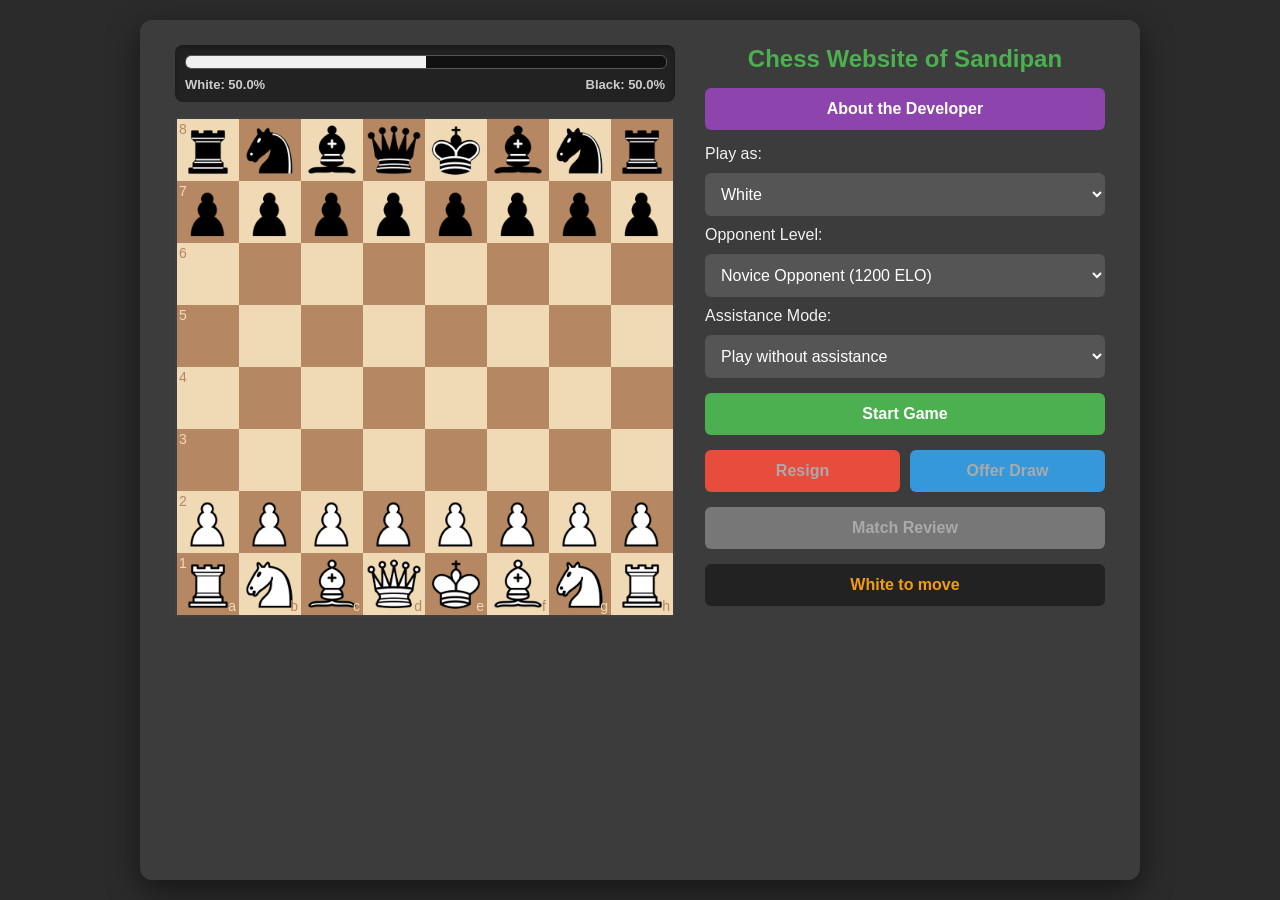
<file: index.html>
<!DOCTYPE html>
<html lang="en">
<head>
    <meta charset="UTF-8">
    <meta name="viewport" content="width=device-width, initial-scale=1.0, maximum-scale=1.0, user-scalable=no">
    <title>Chess Website of Sandipan</title>
    <!-- Local CSS files -->
    <link rel="stylesheet" href="chessboard-1.0.0.min.css">
    <link rel="stylesheet" href="index.css">
</head>
<body>
    <div class="container">
        <!-- Left Panel: Chessboard & Probabilities -->
        <div class="board-container">
            <div id="eval-container">
                <div id="eval-bar">
                    <div id="eval-fill" style="width: 50.0%;"></div>
                </div>
                <div class="eval-labels">
                    <span id="win-prob-white">White: 50.0%</span>
                    <span id="win-prob-black">Black: 50.0%</span>
                </div>
            </div>

            <div class="board-panel">
                <div id="board"></div>
                <svg id="arrow-svg" viewBox="0 0 500 500" preserveAspectRatio="xMidYMid meet"></svg>
            </div>
        </div>

        <!-- Right Panel: Controls -->
        <div class="control-panel">
            <div id="game-setup-page">
                <h1>Chess Website of Sandipan</h1>
                
                <a href="about.html" class="dev-link-btn" target="_blank">About the Developer</a>
                
                <div class="settings" style="margin-top: 15px;">
                    <label>Play as:</label>
                    <select id="player-color">
                        <option value="w" selected>White</option>
                        <option value="b">Black</option>
                    </select>

                    <label>Opponent Level:</label>
                    <select id="elo">
                        <option value="400">Noob Opponent (400 ELO)</option>
                        <option value="800">Rookie Opponent (800 ELO)</option>
                        <option value="1200" selected>Novice Opponent (1200 ELO)</option>
                        <option value="1600">Average Opponent (1600 ELO)</option>
                        <option value="2000">Skilled Opponent (2000 ELO)</option>
                        <option value="2400">Talented Opponent (2400 ELO)</option>
                        <option value="2800">Grandmaster Opponent (2800 ELO)</option>
                    </select>
                    
                    <label>Assistance Mode:</label>
                    <select id="assistance">
                        <option value="on">Play with assistance</option>
                        <option value="off" selected>Play without assistance</option>
                    </select>

                    <button id="start-btn">Start Game</button>
                    
                    <div class="action-buttons">
                        <button id="resign-btn" class="btn-resign" disabled>Resign</button>
                        <button id="draw-btn" class="btn-draw" disabled>Offer Draw</button>
                    </div>

                    <button id="review-btn" disabled>Match Review</button>
                </div>

                <div id="status" style="margin-top: 15px;">Status: Waiting to start...</div>
            </div>
        </div>
    </div>

    <!-- Local JS files matching your zip directory -->
    <script src="jquery.min.js"></script>
    <script src="chessboard-1.0.0.min.js"></script>
    <script src="chess.min.js"></script>
    <script src="index.js"></script>
</body>
</html>
</file>
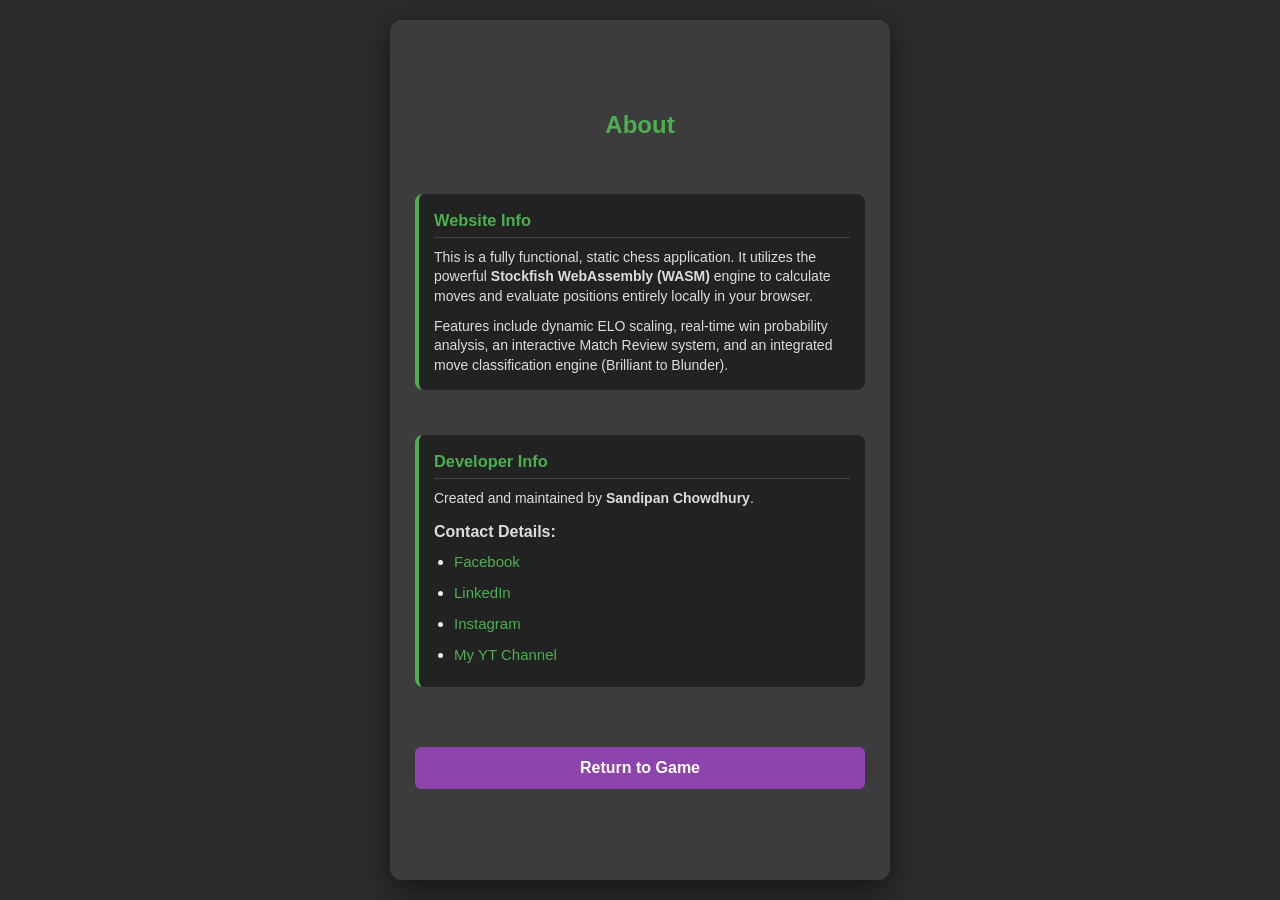
<file: about.html>
<!DOCTYPE html>
<html lang="en">
<head>
    <meta charset="UTF-8">
    <meta name="viewport" content="width=device-width, initial-scale=1.0, maximum-scale=1.0, user-scalable=no">
    <title>About - Chess Website of Sandipan</title>
    <!-- Local CSS files -->
    <link rel="stylesheet" href="about.css">
</head>
<body>
    <div class="container" style="flex-direction: column; align-items: center; max-width: 500px; margin: 0 auto; width: 100%; box-sizing: border-box;">
        <h1>About</h1>
        
        <div class="creator-info" style="width: 100%; margin-top: 25px;">
            <h3 style="margin: 0 0 10px 0; color: #4CAF50; border-bottom: 1px solid #444; padding-bottom: 5px;">Website Info</h3>
            <div class="creator-text">
                <p>This is a fully functional, static chess application. It utilizes the powerful <strong>Stockfish WebAssembly (WASM)</strong> engine to calculate moves and evaluate positions entirely locally in your browser.</p>
                <p style="margin-top: 10px;">Features include dynamic ELO scaling, real-time win probability analysis, an interactive Match Review system, and an integrated move classification engine (Brilliant to Blunder).</p>
            </div>
        </div>

        <div class="creator-info" style="width: 100%; margin-top: 15px;">
            <h3 style="margin: 0 0 10px 0; color: #4CAF50; border-bottom: 1px solid #444; padding-bottom: 5px;">Developer Info</h3>
            <div class="creator-profile">
                <div class="creator-text">
                    <p>Created and maintained by <strong>Sandipan Chowdhury</strong>.</p>
                    <p style="margin-top: 12px; font-weight: bold; font-size: 16px;">Contact Details:</p>
                    <ul style="line-height: 1.8; font-size: 15px;">
                        <li><a href="https://facebook.com/profile.php?id=61572271322559" target="_blank">Facebook</a></li>
                        <li><a href="https://linkedin.com/in/sandipan-chowdhury-463636403" target="_blank">LinkedIn</a></li>
                        <li><a href="https://instagram.com/stylish.sandy.888" target="_blank">Instagram</a></li>
                        <li><a href="https://youtube.com/@lgnd-sndy-plays-games" target="_blank">My YT Channel</a></li>
                    </ul>
                </div>
            </div>
        </div>
        
        <a href="index.html" class="dev-link-btn" style="width: 100%; margin-top: 30px;">Return to Game</a>
    </div>
</body>
</html>
</file>
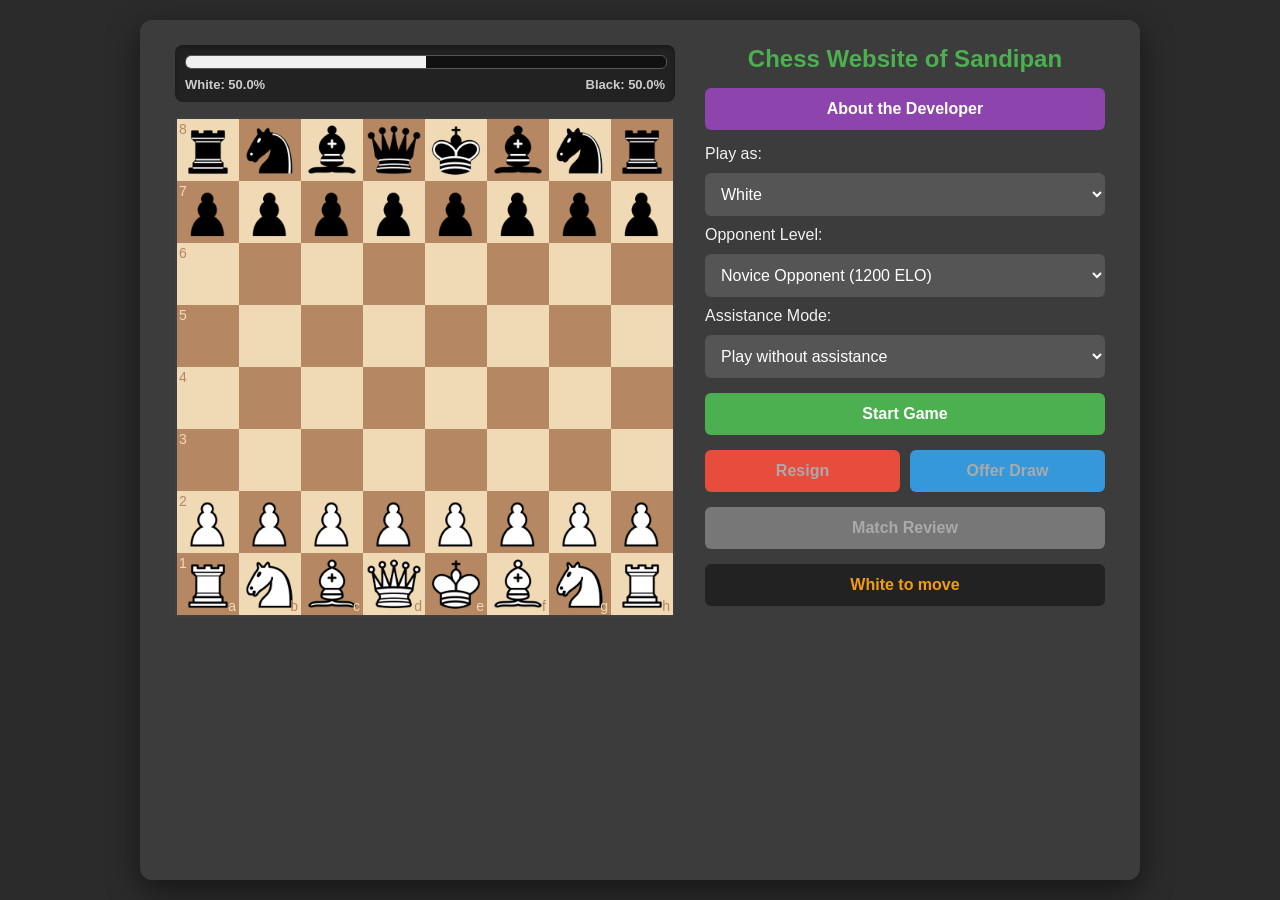
<file: review.html>
<!DOCTYPE html>
<html lang="en">
<head>
    <meta charset="UTF-8">
    <meta name="viewport" content="width=device-width, initial-scale=1.0, maximum-scale=1.0, user-scalable=no">
    <title>Match Review - Chess Website of Sandipan</title>
    <!-- Local CSS files -->
    <link rel="stylesheet" href="chessboard-1.0.0.min.css">
    <link rel="stylesheet" href="review.css">
</head>
<body>
    <div class="container">
        <!-- Left Panel: Chessboard & Probabilities -->
        <div class="board-container">
            <!-- Added Evaluation Bar -->
            <div id="eval-container">
                <div id="eval-bar">
                    <div id="eval-fill" style="width: 50.0%;"></div>
                </div>
                <div class="eval-labels">
                    <span id="win-prob-white">White: 50.0%</span>
                    <span id="win-prob-black">Black: 50.0%</span>
                </div>
            </div>

            <div class="board-panel">
                <div id="board"></div>
                <svg id="arrow-svg" viewBox="0 0 500 500" preserveAspectRatio="xMidYMid meet"></svg>
            </div>
        </div>

        <!-- Right Panel: Review Details -->
        <div class="control-panel">
            <div id="review-play-page">
                <h1>Match Review</h1>
                
                <div id="review-loading">
                    <p style="text-align:center; margin-top: 40px; font-size: 18px;">
                        Analyzing match...<br>0%
                    </p>
                </div>

                <div id="review-play-content" class="hidden">
                    <div class="review-stats stats">
                        <!-- Stat block injected here -->
                    </div>

                    <div class="review-move-card">
                        <span id="review-move-badge" class="badge"></span>
                        <h2 id="review-move-title">Move Name</h2>
                        <p id="review-move-desc">Explanation goes here.</p>
                    </div>

                    <div class="review-nav-buttons">
                        <button id="btn-prev-move">Previous Move</button>
                        <button id="btn-next-move">Next Move</button>
                    </div>
                    
                    <button id="btn-exit-review" class="btn-resign" style="width: 100%; margin-top: 20px;">Exit Review</button>
                </div>
            </div>
        </div>
    </div>

    <!-- Local JS files matching your zip directory -->
    <script src="jquery.min.js"></script>
    <script src="chessboard-1.0.0.min.js"></script>
    <script src="chess.min.js"></script>
    <script src="review.js"></script>
</body>
</html>
</file>
<file: index.css>
/* Base Reset & Typography */
body {
    font-family: 'Segoe UI', Tahoma, Geneva, Verdana, sans-serif;
    background-color: #2b2b2b;
    color: #f1f1f1;
    display: flex;
    justify-content: center;
    padding: 20px;
    margin: 0;
    min-height: 100vh;
    box-sizing: border-box;
}

/* Fluid Adaptive Container */
.container {
    display: flex;
    flex-wrap: wrap;
    gap: 30px;
    background: #3c3c3c;
    padding: 25px;
    border-radius: 12px;
    box-shadow: 0 10px 30px rgba(0,0,0,0.5);
    width: 100%;
    max-width: 1000px;
    justify-content: center;
    box-sizing: border-box;
}

/* Left Panel - Chessboard */
.board-container {
    display: flex;
    flex-direction: column;
    gap: 15px;
    width: 100%;
    max-width: 500px;
    flex: 1 1 300px;
}

/* Evaluation Bar */
#eval-container {
    width: 100%;
    background: #222;
    padding: 10px;
    border-radius: 8px;
    box-shadow: inset 0 2px 4px rgba(0,0,0,0.3);
    box-sizing: border-box;
}

#eval-bar {
    width: 100%;
    height: 12px;
    background: #111; 
    border-radius: 6px;
    overflow: hidden;
    position: relative;
    border: 1px solid #555;
}

#eval-fill {
    height: 100%;
    width: 50%; 
    background: #f1f1f1; 
    transition: width 0.5s ease-in-out;
}

.eval-labels {
    display: flex;
    justify-content: space-between;
    margin-top: 8px;
    font-size: 13px;
    font-weight: bold;
    color: #ccc;
}

/* Board SVG Overlay */
.board-panel {
    position: relative;
    width: 100%;
}

#board {
    width: 100%; 
}

#arrow-svg {
    position: absolute;
    top: 0;
    left: 0;
    width: 100%;
    height: 100%;
    pointer-events: none;
    z-index: 10;
}

/* Right Panel - Controls */
.control-panel {
    width: 100%;
    max-width: 400px;
    display: flex;
    flex-direction: column;
    flex: 1 1 300px;
}

h1 {
    margin-top: 0;
    margin-bottom: 0;
    font-size: 24px;
    text-align: center;
    color: #4CAF50;
}

/* Developer & Creator Profiles */
.creator-info {
    background: #222;
    padding: 15px;
    border-radius: 8px;
    font-size: 14px;
    line-height: 1.4;
    border-left: 4px solid #4CAF50;
    box-sizing: border-box;
}

.creator-profile {
    display: flex;
    align-items: center;
    gap: 15px;
}

.creator-text p { margin: 0; color: #ddd; }
.creator-text ul { margin: 5px 0 0 0; padding-left: 20px; }
.creator-text li { margin-bottom: 4px; }
.creator-text a {
    color: #4CAF50;
    text-decoration: none;
    transition: color 0.2s;
}
.creator-text a:hover { color: #81b64c; text-decoration: underline; }

.settings {
    display: flex;
    flex-direction: column;
    gap: 10px;
}

input, select, button {
    padding: 12px;
    border-radius: 6px;
    border: none;
    font-size: 16px;
    background: #555;
    color: #fff;
    box-sizing: border-box;
    width: 100%;
}

input:focus, select:focus {
    outline: 2px solid #4CAF50;
}

button {
    background-color: #4CAF50;
    cursor: pointer;
    font-weight: bold;
    margin-top: 5px;
    transition: background-color 0.2s;
}

button:disabled {
    background-color: #777;
    color: #aaa;
    cursor: not-allowed;
}

button:hover:not(:disabled) { background-color: #45a049; }

/* Custom Action Buttons */
.action-buttons {
    display: flex;
    gap: 10px;
}

.btn-resign { background-color: #e74c3c !important; }
.btn-resign:hover:not(:disabled) { background-color: #c0392b !important; }

.btn-draw { background-color: #3498db !important; }
.btn-draw:hover:not(:disabled) { background-color: #2980b9 !important; }

.dev-link-btn {
    display: block;
    background-color: #8e44ad;
    color: white;
    text-align: center;
    text-decoration: none;
    padding: 12px;
    border-radius: 6px;
    font-weight: bold;
    margin-top: 15px;
    transition: background-color 0.2s;
    font-size: 16px;
    box-sizing: border-box;
}

.dev-link-btn:hover { background-color: #732d91; }

#status {
    font-weight: bold;
    color: #f39c12;
    background: #222;
    padding: 12px;
    border-radius: 6px;
    text-align: center;
    box-sizing: border-box;
}

.hidden { display: none !important; }

/* Highlight for Click-to-Move Selection */
.highlight-select {
    box-shadow: inset 0 0 0 4px #f39c12 !important;
    background-color: rgba(243, 156, 18, 0.4) !important;
}

/* Media Query */
@media (max-width: 450px) {
    body { padding: 5px; }
    .container { padding: 15px; gap: 15px; }
    h1 { font-size: 20px; }
    input, select, button, .dev-link-btn { font-size: 14px; padding: 10px; }
    .action-buttons { flex-direction: column; gap: 5px; }
}
</file>
<file: about.css>
/* Base Reset & Typography */
body {
    font-family: 'Segoe UI', Tahoma, Geneva, Verdana, sans-serif;
    background-color: #2b2b2b;
    color: #f1f1f1;
    display: flex;
    justify-content: center;
    padding: 20px;
    margin: 0;
    min-height: 100vh;
    box-sizing: border-box;
}

/* Fluid Adaptive Container */
.container {
    display: flex;
    flex-wrap: wrap;
    gap: 30px;
    background: #3c3c3c;
    padding: 25px;
    border-radius: 12px;
    box-shadow: 0 10px 30px rgba(0,0,0,0.5);
    width: 100%;
    max-width: 1000px;
    justify-content: center;
    box-sizing: border-box;
}

/* Left Panel - Chessboard */
.board-container {
    display: flex;
    flex-direction: column;
    gap: 15px;
    width: 100%;
    max-width: 500px;
    flex: 1 1 300px;
}

/* Evaluation Bar */
#eval-container {
    width: 100%;
    background: #222;
    padding: 10px;
    border-radius: 8px;
    box-shadow: inset 0 2px 4px rgba(0,0,0,0.3);
    box-sizing: border-box;
}

#eval-bar {
    width: 100%;
    height: 12px;
    background: #111; 
    border-radius: 6px;
    overflow: hidden;
    position: relative;
    border: 1px solid #555;
}

#eval-fill {
    height: 100%;
    width: 50%; 
    background: #f1f1f1; 
    transition: width 0.5s ease-in-out;
}

.eval-labels {
    display: flex;
    justify-content: space-between;
    margin-top: 8px;
    font-size: 13px;
    font-weight: bold;
    color: #ccc;
}

/* Board SVG Overlay */
.board-panel {
    position: relative;
    width: 100%;
}

#board {
    width: 100%; 
}

#arrow-svg {
    position: absolute;
    top: 0;
    left: 0;
    width: 100%;
    height: 100%;
    pointer-events: none;
    z-index: 10;
}

/* Right Panel - Controls */
.control-panel {
    width: 100%;
    max-width: 400px;
    display: flex;
    flex-direction: column;
    flex: 1 1 300px;
}

h1 {
    margin-top: 0;
    margin-bottom: 0;
    font-size: 24px;
    text-align: center;
    color: #4CAF50;
}

/* Developer & Creator Profiles */
.creator-info {
    background: #222;
    padding: 15px;
    border-radius: 8px;
    font-size: 14px;
    line-height: 1.4;
    border-left: 4px solid #4CAF50;
    box-sizing: border-box;
}

.creator-profile {
    display: flex;
    align-items: center;
    gap: 15px;
}

.creator-text p { margin: 0; color: #ddd; }
.creator-text ul { margin: 5px 0 0 0; padding-left: 20px; }
.creator-text li { margin-bottom: 4px; }
.creator-text a {
    color: #4CAF50;
    text-decoration: none;
    transition: color 0.2s;
}
.creator-text a:hover { color: #81b64c; text-decoration: underline; }

.settings {
    display: flex;
    flex-direction: column;
    gap: 10px;
}

input, select, button {
    padding: 12px;
    border-radius: 6px;
    border: none;
    font-size: 16px;
    background: #555;
    color: #fff;
    box-sizing: border-box;
    width: 100%;
}

input:focus, select:focus {
    outline: 2px solid #4CAF50;
}

button {
    background-color: #4CAF50;
    cursor: pointer;
    font-weight: bold;
    margin-top: 5px;
    transition: background-color 0.2s;
}

button:disabled {
    background-color: #777;
    color: #aaa;
    cursor: not-allowed;
}

button:hover:not(:disabled) { background-color: #45a049; }

/* Custom Action Buttons */
.action-buttons {
    display: flex;
    gap: 10px;
}

.btn-resign { background-color: #e74c3c !important; }
.btn-resign:hover:not(:disabled) { background-color: #c0392b !important; }

.btn-draw { background-color: #3498db !important; }
.btn-draw:hover:not(:disabled) { background-color: #2980b9 !important; }

.dev-link-btn {
    display: block;
    background-color: #8e44ad;
    color: white;
    text-align: center;
    text-decoration: none;
    padding: 12px;
    border-radius: 6px;
    font-weight: bold;
    margin-top: 15px;
    transition: background-color 0.2s;
    font-size: 16px;
    box-sizing: border-box;
}

.dev-link-btn:hover { background-color: #732d91; }

#status {
    font-weight: bold;
    color: #f39c12;
    background: #222;
    padding: 12px;
    border-radius: 6px;
    text-align: center;
    box-sizing: border-box;
}

.hidden { display: none !important; }

/* Highlight for Click-to-Move Selection */
.highlight-select {
    box-shadow: inset 0 0 0 4px #f39c12 !important;
    background-color: rgba(243, 156, 18, 0.4) !important;
}

/* Media Query */
@media (max-width: 450px) {
    body { padding: 5px; }
    .container { padding: 15px; gap: 15px; }
    h1 { font-size: 20px; }
    input, select, button, .dev-link-btn { font-size: 14px; padding: 10px; }
    .action-buttons { flex-direction: column; gap: 5px; }
}
</file>
<file: review.css>
/* Base Reset & Typography */
body {
    font-family: 'Segoe UI', Tahoma, Geneva, Verdana, sans-serif;
    background-color: #2b2b2b;
    color: #f1f1f1;
    display: flex;
    justify-content: center;
    padding: 20px;
    margin: 0;
    min-height: 100vh;
    box-sizing: border-box;
}

/* Fluid Adaptive Container */
.container {
    display: flex;
    flex-wrap: wrap;
    gap: 30px;
    background: #3c3c3c;
    padding: 25px;
    border-radius: 12px;
    box-shadow: 0 10px 30px rgba(0,0,0,0.5);
    width: 100%;
    max-width: 1000px;
    justify-content: center;
    box-sizing: border-box;
}

/* Left Panel - Chessboard */
.board-container {
    display: flex;
    flex-direction: column;
    gap: 15px;
    width: 100%;
    max-width: 500px;
    flex: 1 1 300px;
}

/* Evaluation Bar */
#eval-container {
    width: 100%;
    background: #222;
    padding: 10px;
    border-radius: 8px;
    box-shadow: inset 0 2px 4px rgba(0,0,0,0.3);
    box-sizing: border-box;
}

#eval-bar {
    width: 100%;
    height: 12px;
    background: #111; 
    border-radius: 6px;
    overflow: hidden;
    position: relative;
    border: 1px solid #555;
}

#eval-fill {
    height: 100%;
    width: 50%; 
    background: #f1f1f1; 
    transition: width 0.5s ease-in-out;
}

.eval-labels {
    display: flex;
    justify-content: space-between;
    margin-top: 8px;
    font-size: 13px;
    font-weight: bold;
    color: #ccc;
}

/* Board SVG Overlay */
.board-panel {
    position: relative;
    width: 100%;
}

#board {
    width: 100%; 
}

#arrow-svg {
    position: absolute;
    top: 0;
    left: 0;
    width: 100%;
    height: 100%;
    pointer-events: none;
    z-index: 10;
}

/* Right Panel - Controls */
.control-panel {
    width: 100%;
    max-width: 400px;
    display: flex;
    flex-direction: column;
    flex: 1 1 300px;
}

h1 {
    margin-top: 0;
    margin-bottom: 0;
    font-size: 24px;
    text-align: center;
    color: #4CAF50;
}

/* Developer & Creator Profiles */
.creator-info {
    background: #222;
    padding: 15px;
    border-radius: 8px;
    font-size: 14px;
    line-height: 1.4;
    border-left: 4px solid #4CAF50;
    box-sizing: border-box;
}

.creator-profile {
    display: flex;
    align-items: center;
    gap: 15px;
}

.creator-text p { margin: 0; color: #ddd; }
.creator-text ul { margin: 5px 0 0 0; padding-left: 20px; }
.creator-text li { margin-bottom: 4px; }
.creator-text a {
    color: #4CAF50;
    text-decoration: none;
    transition: color 0.2s;
}
.creator-text a:hover { color: #81b64c; text-decoration: underline; }

.settings {
    display: flex;
    flex-direction: column;
    gap: 10px;
}

input, select, button {
    padding: 12px;
    border-radius: 6px;
    border: none;
    font-size: 16px;
    background: #555;
    color: #fff;
    box-sizing: border-box;
    width: 100%;
}

input:focus, select:focus {
    outline: 2px solid #4CAF50;
}

button {
    background-color: #4CAF50;
    cursor: pointer;
    font-weight: bold;
    margin-top: 5px;
    transition: background-color 0.2s;
}

button:disabled {
    background-color: #777;
    color: #aaa;
    cursor: not-allowed;
}

button:hover:not(:disabled) { background-color: #45a049; }

/* Custom Action Buttons */
.action-buttons {
    display: flex;
    gap: 10px;
}

.btn-resign { background-color: #e74c3c !important; }
.btn-resign:hover:not(:disabled) { background-color: #c0392b !important; }

.btn-draw { background-color: #3498db !important; }
.btn-draw:hover:not(:disabled) { background-color: #2980b9 !important; }

.dev-link-btn {
    display: block;
    background-color: #8e44ad;
    color: white;
    text-align: center;
    text-decoration: none;
    padding: 12px;
    border-radius: 6px;
    font-weight: bold;
    margin-top: 15px;
    transition: background-color 0.2s;
    font-size: 16px;
    box-sizing: border-box;
}

.dev-link-btn:hover { background-color: #732d91; }

#status {
    font-weight: bold;
    color: #f39c12;
    background: #222;
    padding: 12px;
    border-radius: 6px;
    text-align: center;
    box-sizing: border-box;
}

.hidden { display: none !important; }

/* Review Match */
#review-play-page {
    background: #2b2b2b;
    height: 100%;
    display: flex;
    flex-direction: column;
}

.review-stats { margin-top: 15px; }

.review-move-card {
    background: #222;
    padding: 20px;
    border-radius: 8px;
    margin-top: 15px;
    border: 1px solid #444;
    position: relative;
    min-height: 100px;
}

#review-move-title {
    margin: 0 0 10px 0;
    font-size: 20px;
    color: #fff;
}

#review-move-desc {
    margin: 0;
    font-size: 15px;
    color: #ccc;
    line-height: 1.5;
}

.review-nav-buttons {
    display: flex;
    gap: 10px;
    margin-top: 15px;
}

.badge {
    padding: 5px 10px;
    border-radius: 4px;
    font-size: 12px;
    font-weight: bold;
    text-transform: uppercase;
    float: right;
    color: #fff;
    margin-bottom: 5px;
}

/* Expected Points Colors (Updated to the 7 Categories) */
.brilliant { background: #1b857c; border-left-color: #1b857c; }
.best      { background: #5ba32b; border-left-color: #5ba32b; }
.excellent { background: #81b64c; border-left-color: #81b64c; }
.good      { background: #96bc4b; border-left-color: #96bc4b; }
.bad       { background: #f0c15c; color: #000; border-left-color: #f0c15c; }
.poor      { background: #e58f39; border-left-color: #e58f39; }
.blunder   { background: #fa412d; border-left-color: #fa412d; }
.start     { background: #555; color: #fff; border-left-color: #555; }

/* Highlight for Click-to-Move Selection */
.highlight-select {
    box-shadow: inset 0 0 0 4px #f39c12 !important;
    background-color: rgba(243, 156, 18, 0.4) !important;
}

/* Media Query */
@media (max-width: 450px) {
    body { padding: 5px; }
    .container { padding: 15px; gap: 15px; }
    h1 { font-size: 20px; }
    input, select, button, .dev-link-btn { font-size: 14px; padding: 10px; }
    .action-buttons { flex-direction: column; gap: 5px; }
    #review-move-title { font-size: 18px; clear: both;}
}
</file>
<file: chessboard-1.0.0.min.css>
/*! chessboard.js v1.0.0 | (c) 2019 Chris Oakman | MIT License chessboardjs.com/license */
.clearfix-7da63{clear:both}.board-b72b1{border:2px solid #404040;box-sizing:content-box}.square-55d63{float:left;position:relative;-webkit-touch-callout:none;-webkit-user-select:none;-khtml-user-select:none;-moz-user-select:none;-ms-user-select:none;user-select:none}.white-1e1d7{background-color:#f0d9b5;color:#b58863}.black-3c85d{background-color:#b58863;color:#f0d9b5}.highlight1-32417,.highlight2-9c5d2{box-shadow:inset 0 0 3px 3px #ff0}.notation-322f9{cursor:default;font-family:"Helvetica Neue",Helvetica,Arial,sans-serif;font-size:14px;position:absolute}.alpha-d2270{bottom:1px;right:3px}.numeric-fc462{top:2px;left:2px}
</file>
